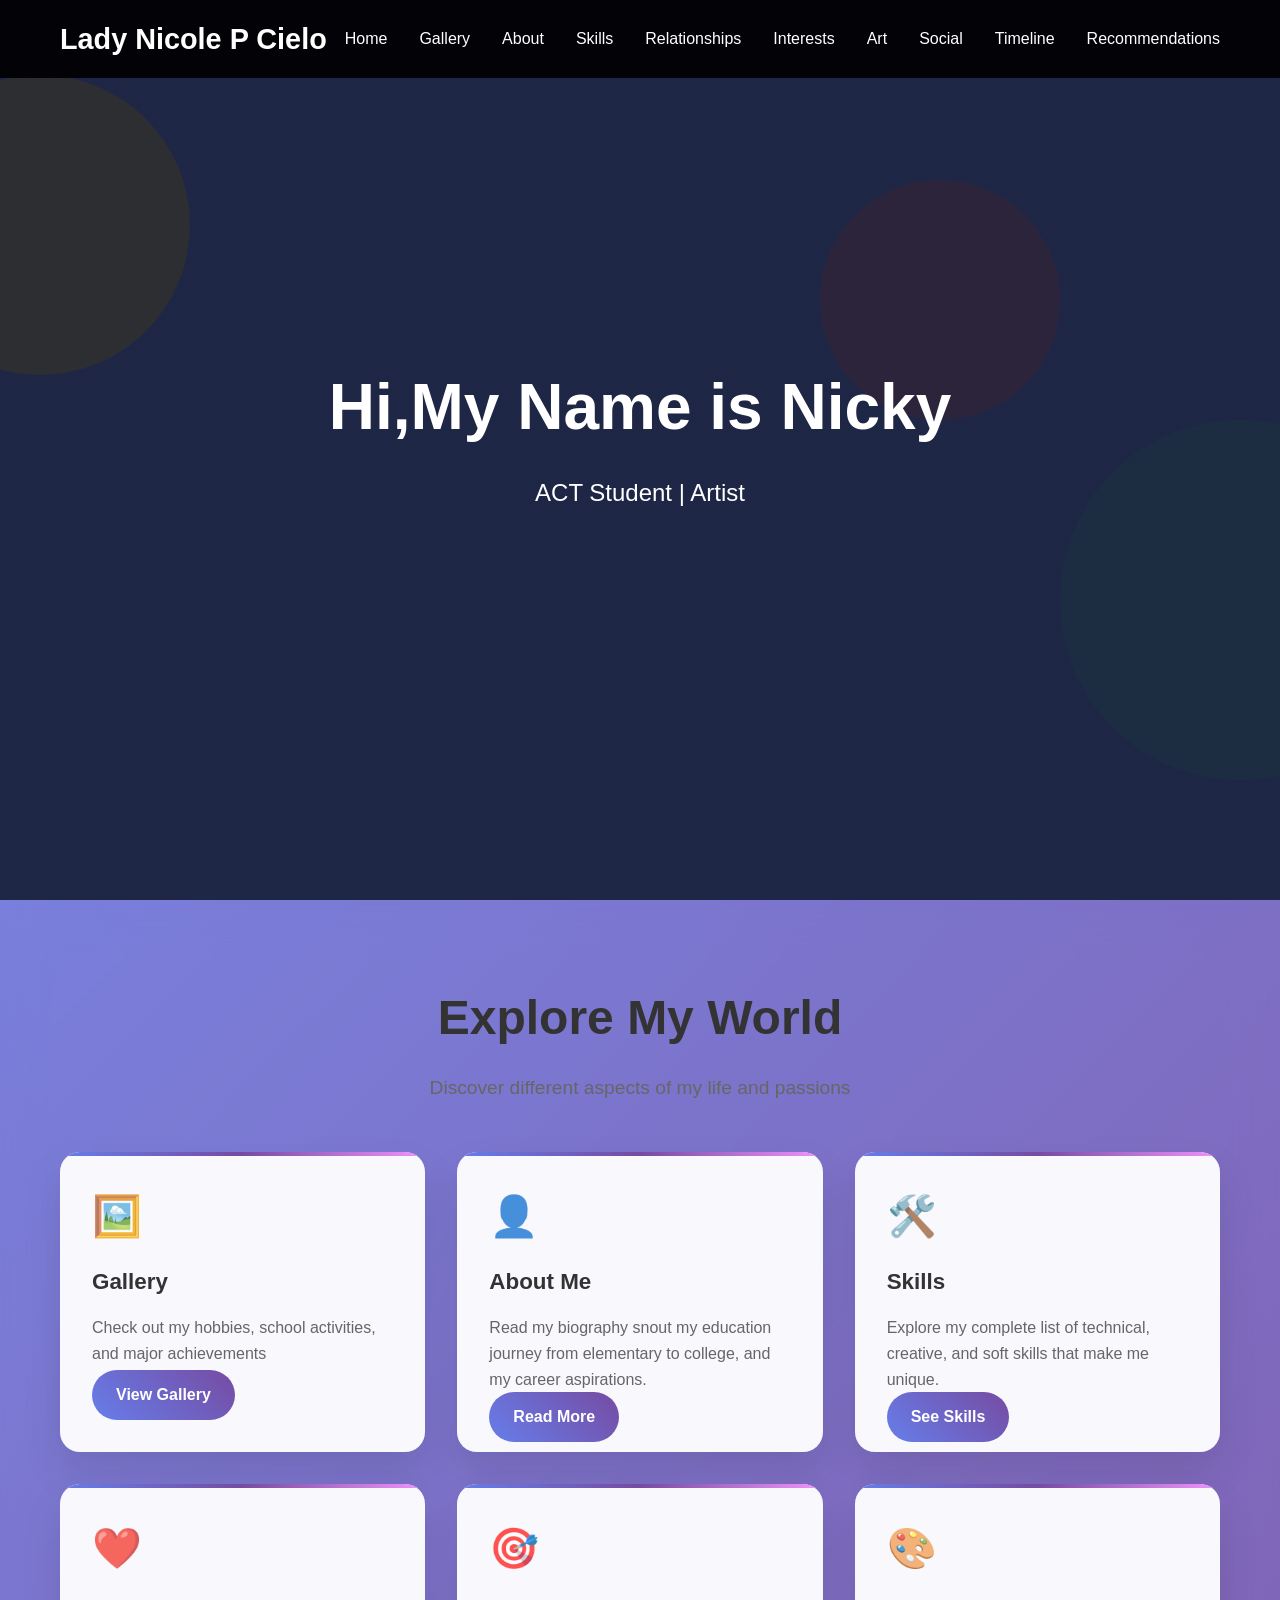
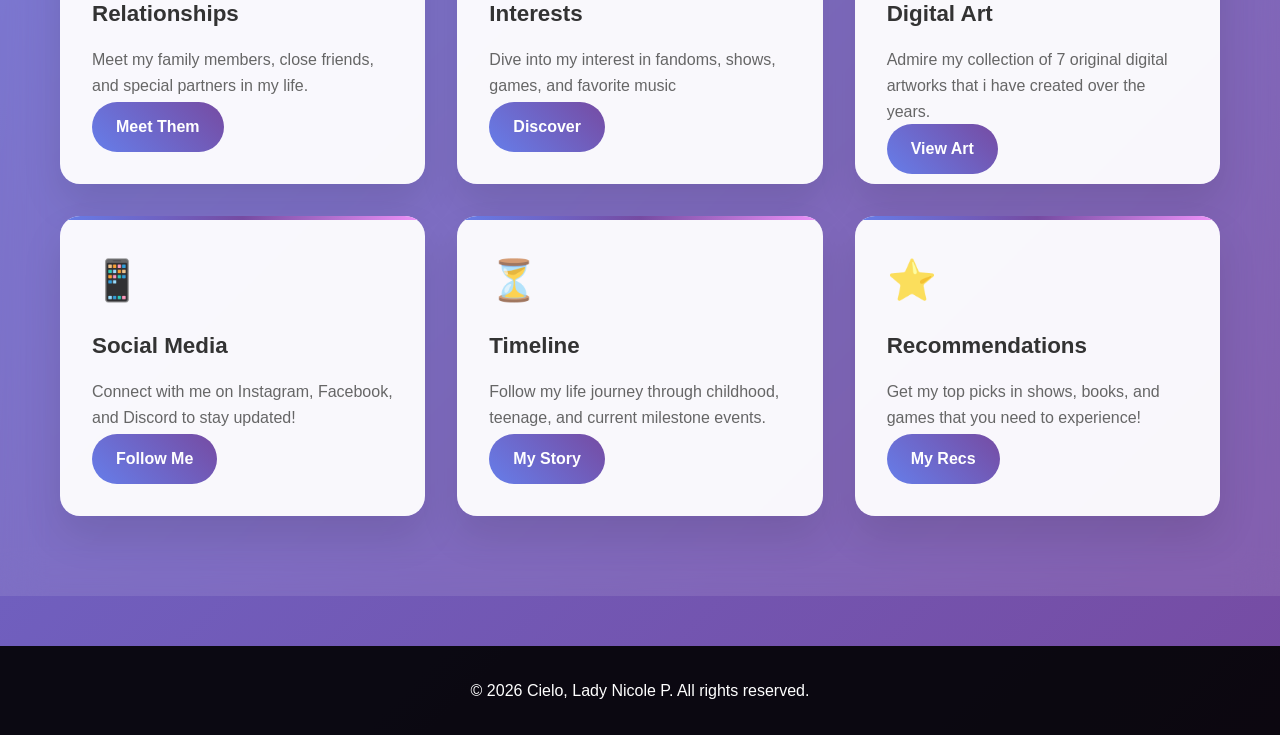
<file: index.html>
<!DOCTYPE html>
<html lang="en">
<head>
    <meta charset="UTF-8">
    <meta name="viewport" content="width=device-width, initial-scale=1.0">
    <title>Homepage </title>
    <link rel="stylesheet" href="styles.css">
    <style>
        .previews-section {
            padding: 80px 0;
            background: rgba(255,255,255,0.1);
            backdrop-filter: blur(20px);
        }
        .preview-grid {
            display: grid;
            grid-template-columns: repeat(auto-fit, minmax(350px, 1fr));
            gap: 2rem;
            margin-top: 3rem;
        }
        .preview-card {
            background: rgba(255,255,255,0.95);
            padding: 2rem;
            border-radius: 20px;
            box-shadow: 0 20px 40px rgba(0,0,0,0.1);
            transition: all 0.3s;
            height: 300px;
            display: flex;
            flex-direction: column;
            justify-content: space-between;
            backdrop-filter: blur(10px);
            position: relative;
            overflow: hidden;
        }
        .preview-card::before {
            content: '';
            position: absolute;
            top: 0;
            left: 0;
            right: 0;
            height: 4px;
            background: linear-gradient(90deg, #667eea, #764ba2, #f093fb);
        }
        .preview-card:hover {
            transform: translateY(-15px) scale(1.02);
            box-shadow: 0 30px 60px rgba(0,0,0,0.2);
        }
        .preview-card h3 {
            color: #333;
            font-size: 1.4rem;
            margin-bottom: 1rem;
        }
        .preview-card p {
            color: #666;
            line-height: 1.6;
            flex-grow: 1;
        }
        .preview-btn {
            background: linear-gradient(45deg, #667eea, #764ba2);
            color: white;
            border: none;
            padding: 12px 24px;
            border-radius: 50px;
            font-weight: bold;
            cursor: pointer;
            transition: all 0.3s;
            align-self: flex-start;
            text-decoration: none;
            display: inline-block;
            margin-top: auto;
        }
        .preview-btn:hover {
            transform: scale(1.05);
            box-shadow: 0 10px 25px rgba(102, 126, 234, 0.4);
        }
        .preview-icon {
            font-size: 2.5rem;
            margin-bottom: 1rem;
            opacity: 0.8;
        }
    </style>
</head>
<body>
    <!-- Navigation -->
    <nav class="navbar">
        <div class="container nav-container">
            <a href="index.html" class="logo">Lady Nicole P Cielo</a>
            <ul class="nav-links">
                <li><a href="index.html">Home</a></li>
                <li><a href="gallery.html">Gallery</a></li>
                <li><a href="about.html">About</a></li>
                <li><a href="skills.html">Skills</a></li>
                <li><a href="real.html">Relationships</a></li>
                <li><a href="interest.html">Interests</a></li>
                <li><a href="art.html">Art</a></li>
                <li><a href="media.html">Social</a></li>
                <li><a href="time.html">Timeline</a></li>
                <li><a href="recommend.html">Recommendations</a></li>
            </ul>
        </div>
    </nav>

    <!-- Banner -->
    <section class="banner">
        <div class="banner-content container">
            <h1>Hi,My Name is Nicky</h1>
            <p>ACT Student | Artist</p>
        </div>
    </section>


    <section class="previews-section">
        <div class="container">
            <h2 style="text-align: center; color: #333; font-size: 3rem; margin-bottom: 1rem;">Explore My World</h2>
            <p style="text-align: center; color: #666; font-size: 1.2rem; margin-bottom: 3rem;">Discover different aspects of my life and passions</p>
            
            <div class="preview-grid">
                <!-- Gallery Preview -->
                <div class="preview-card">
                    <div class="preview-icon">🖼️</div>
                    <h3>Gallery</h3>
                    <p>Check out my  hobbies, school activities, and  major achievements</p>
                    <a href="gallery.html" class="preview-btn">View Gallery</a>
                </div>

                <!-- About Preview -->
                <div class="preview-card">
                    <div class="preview-icon">👤</div>
                    <h3>About Me</h3>
                    <p>Read my biography snout my education journey from elementary to college, and my career aspirations.</p>
                    <a href="about.html" class="preview-btn">Read More</a>
                </div>

                <!-- Skills Preview -->
                <div class="preview-card">
                    <div class="preview-icon">🛠️</div>
                    <h3>Skills</h3>
                    <p>Explore my complete list of technical, creative, and soft skills that make me unique.</p>
                    <a href="skills.html" class="preview-btn">See Skills</a>
                </div>

                <!-- Relationships Preview -->
                <div class="preview-card">
                    <div class="preview-icon">❤️</div>
                    <h3>Relationships</h3>
                    <p>Meet my  family members, close friends, and  special partners in my life.</p>
                    <a href="real.html" class="preview-btn">Meet Them</a>
                </div>

                <!-- Interests Preview -->
                <div class="preview-card">
                    <div class="preview-icon">🎯</div>
                    <h3>Interests</h3>
                    <p>Dive into my interest in  fandoms, shows, games, and  favorite music</p>
                    <a href="interest.html" class="preview-btn">Discover</a>
                </div>

                <!-- Art Preview -->
                <div class="preview-card">
                    <div class="preview-icon">🎨</div>
                    <h3>Digital Art</h3>
                    <p>Admire my collection of 7 original digital artworks that i have created over the years.</p>
                    <a href="art.html" class="preview-btn">View Art</a>
                </div>

                <!-- Social Preview -->
                <div class="preview-card">
                    <div class="preview-icon">📱</div>
                    <h3>Social Media</h3>
                    <p>Connect with me on Instagram, Facebook, and Discord to stay updated!</p>
                    <a href="media.html" class="preview-btn">Follow Me</a>
                </div>

                <!-- Timeline Preview -->
                <div class="preview-card">
                    <div class="preview-icon">⏳</div>
                    <h3>Timeline</h3>
                    <p>Follow my life journey through  childhood,  teenage, and  current milestone events.</p>
                    <a href="time.html" class="preview-btn">My Story</a>
                </div>

                <!-- Recommendations Preview -->
                <div class="preview-card">
                    <div class="preview-icon">⭐</div>
                    <h3>Recommendations</h3>
                    <p>Get my top picks in shows,  books, and  games that you need to experience!</p>
                    <a href="recommend.html" class="preview-btn">My Recs</a>
                </div>
            </div>
        </div>
    </section>

    <footer>
        <p>&copy; 2026 Cielo, Lady Nicole P. All rights reserved.</p>
    </footer>
</body>
</html>
</file>
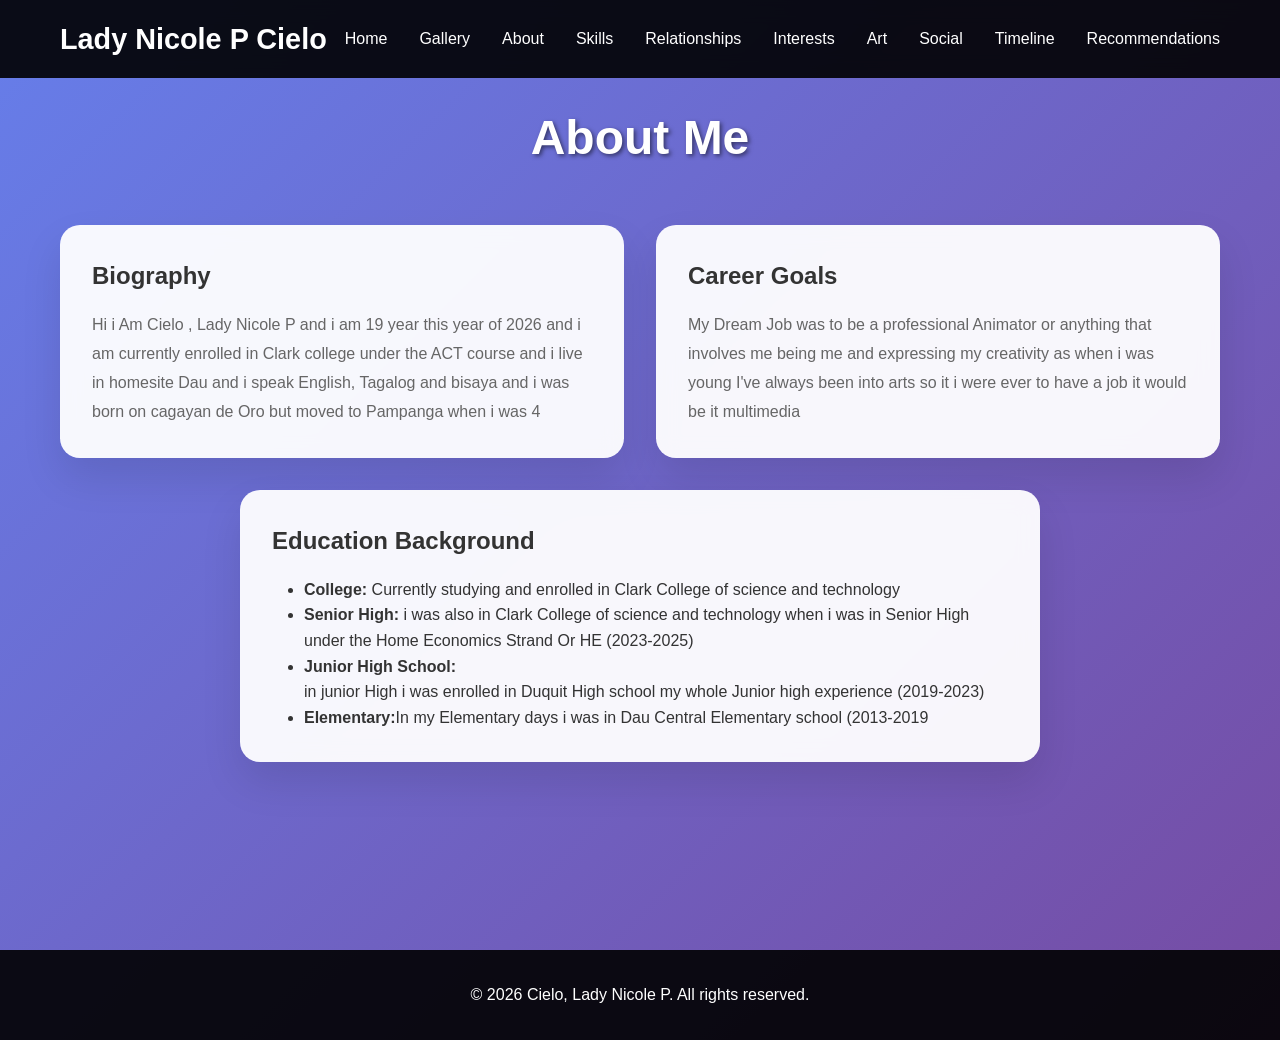
<file: about.html>
<!DOCTYPE html>
<html lang="en">
<head>
    <meta charset="UTF-8">
    <meta name="viewport" content="width=device-width, initial-scale=1.0">
    <title>About Me Page</title>
    <link rel="stylesheet" href="styles.css">
</head>
<body>
    
    <nav class="navbar">
        <div class="container nav-container">
            <a href="index.html" class="logo">Lady Nicole P Cielo</a>
            <ul class="nav-links">
                <li><a href="index.html">Home</a></li>
                <li><a href="gallery.html">Gallery</a></li>
                <li><a href="about.html">About</a></li>
                <li><a href="skills.html">Skills</a></li>
                <li><a href="real.html">Relationships</a></li>
                <li><a href="interest.html">Interests</a></li>
                <li><a href="art.html">Art</a></li>
                <li><a href="media.html">Social</a></li>
                <li><a href="time.html">Timeline</a></li>
                <li><a href="recommend.html">Recommendations</a></li>
            </ul>
        </div>
    </nav>

    <section class="section">
        <div class="container">
            <h2>About Me</h2>
            
            <div class="grid-2">
                <div class="card">
                    <h3>Biography</h3>
                    <p>Hi i Am Cielo , Lady Nicole P and i am 19 year this year of 2026 and i am currently enrolled in Clark college under the ACT course  and i live in homesite Dau and i speak English, Tagalog and bisaya and i was born on cagayan de Oro but moved to Pampanga when i was 4</p>
                </div>
                
                <div class="card">
                    <h3>Career Goals</h3>
                    <p>My Dream Job was to be a professional Animator or anything that involves me being me and expressing my creativity as when i was young I've always been into arts so it i were ever to have a job it would be it multimedia</p>
                </div>
            </div>

            <div class="card" style="max-width: 800px; margin: 2rem auto;">
                <h3>Education Background</h3>
                <ul style="list-style: disc; padding-left: 2rem;">
                    <li><strong>College:</strong> Currently studying and enrolled in Clark College of science and technology</li>
                    <li><strong>Senior High:</strong> i was also in Clark College of science and technology when i was in Senior High under the Home Economics Strand Or HE (2023-2025)</li>
                    <li><strong> Junior High School:</strong> </li>in junior High i was enrolled in Duquit High school my whole Junior high experience (2019-2023)
                    <li><strong>Elementary:</strong>In my Elementary days i was in Dau Central Elementary school (2013-2019</li>
                </ul>
            </div>
        </div>
    </section>

    <footer>
        <p>&copy; 2026 Cielo, Lady Nicole P. All rights reserved.</p>
    </footer>
</body>
</html>
</file>
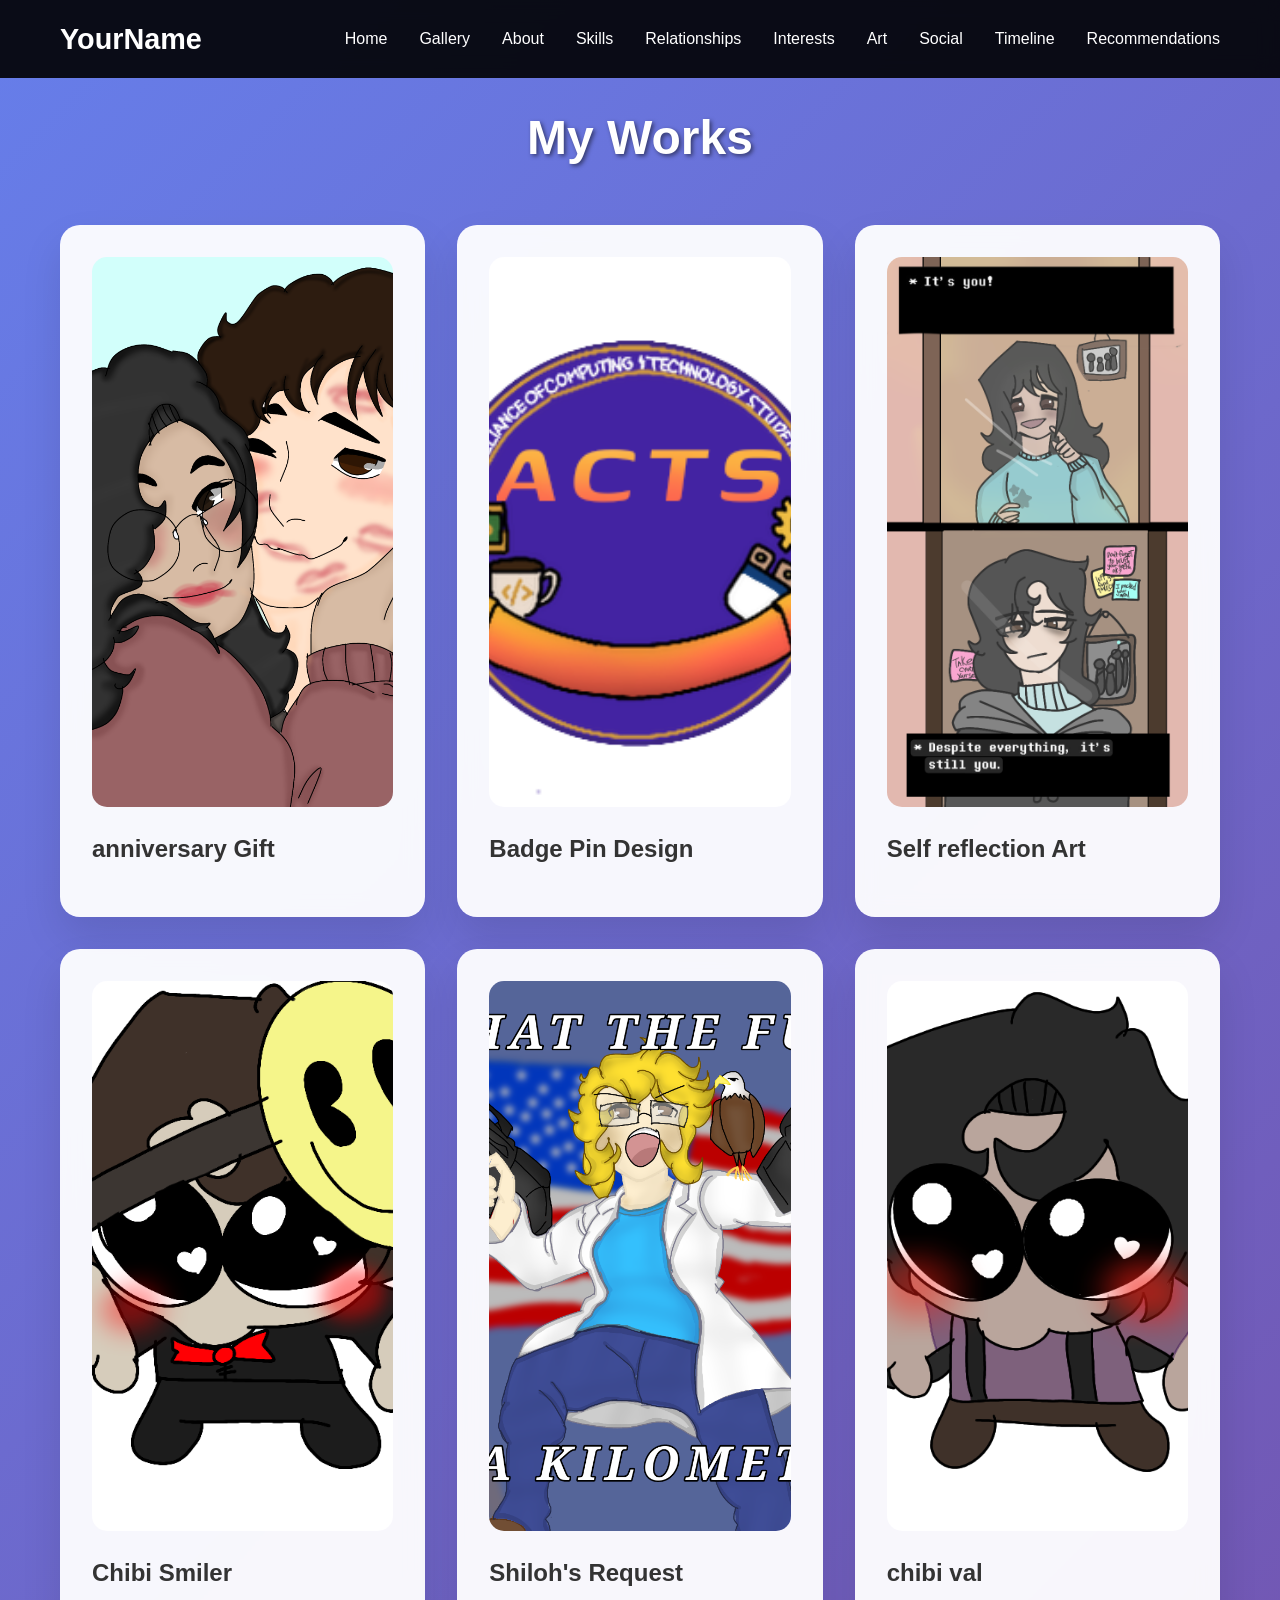
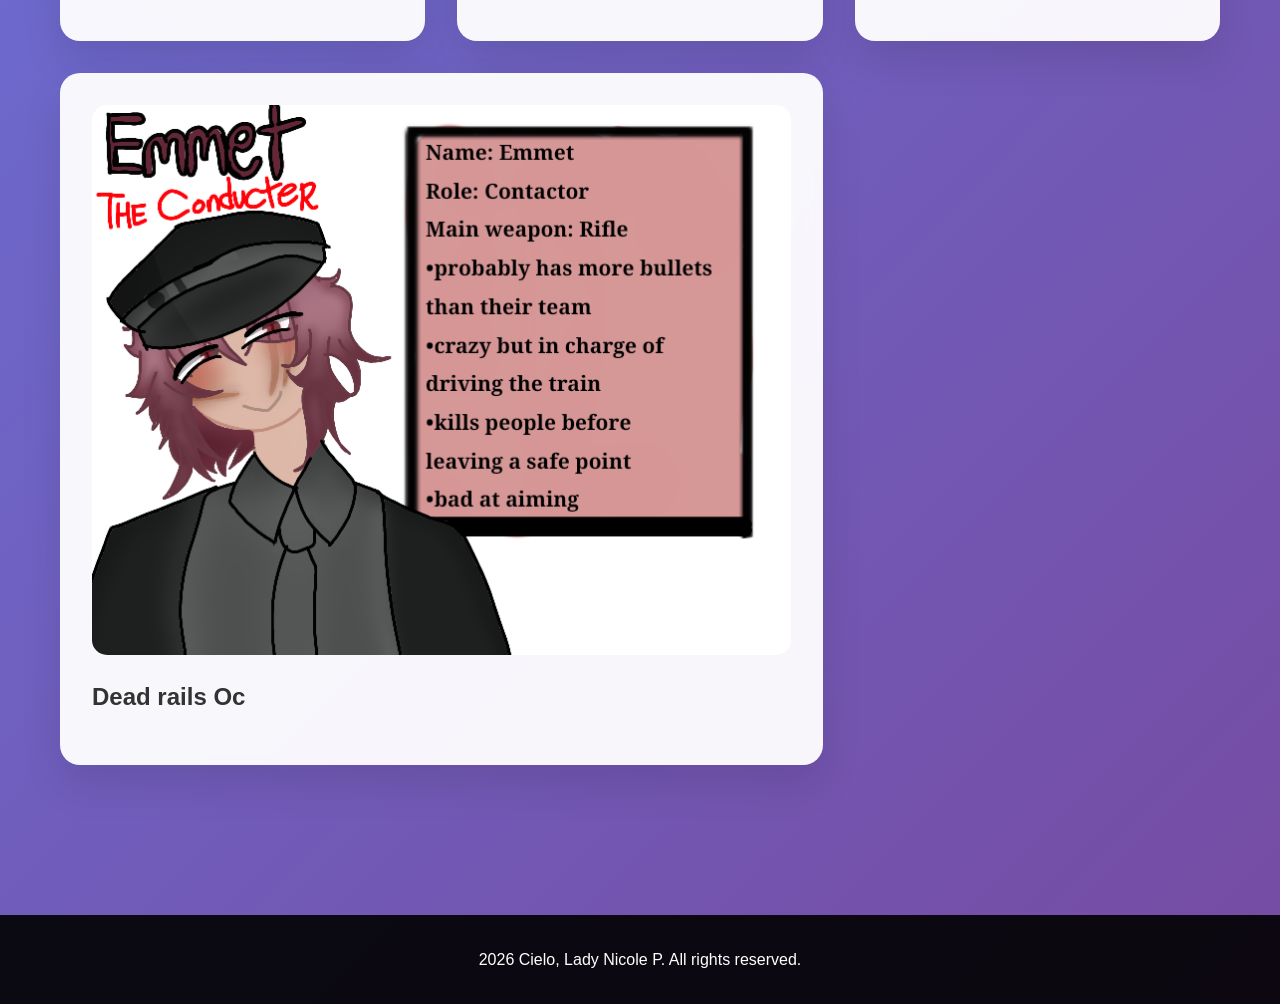
<file: art.html>
<!DOCTYPE html>
<html lang="en">
<head>
    <meta charset="UTF-8">
    <meta name="viewport" content="width=device-width, initial-scale=1.0">
    <title>Digital Art Page</title>
    <link rel="stylesheet" href="styles.css">
</head>
<body>
    <nav class="navbar">
        <div class="container nav-container">
            <a href="index.html" class="logo">YourName</a>
            <ul class="nav-links">
                <li><a href="index.html">Home</a></li>
                <li><a href="gallery.html">Gallery</a></li>
                <li><a href="about.html">About</a></li>
                <li><a href="skills.html">Skills</a></li>
                <li><a href="real.html">Relationships</a></li>
                <li><a href="interest.html">Interests</a></li>
                <li><a href="art.html">Art</a></li>
                <li><a href="media.html">Social</a></li>
                <li><a href="time.html">Timeline</a></li>
                <li><a href="recommend.html">Recommendations</a></li>
            </ul>
        </div>
    </nav>

    <section class="section">
        <div class="container">
            <h2>My Works</h2>
            <div class="grid-3">
                <div class="card">
                    <img src="Works/love.png" alt="Art ">
                    <h3>anniversary Gift</h3>
                </div>
                <div class="card">
                    <img src="Works/BadgePin.png" alt="Art 2">
                    <h3>Badge Pin Design</h3>
                </div>
                <div class="card">
                    <img src="Works/Reflection.png" alt="Art 3">
                    <h3>Self reflection Art</h3>
                </div>
                <div class="card">
                    <img src="Works/Smiler.png" alt="Art 4">
                    <h3>Chibi Smiler</h3>
                </div>
                <div class="card">
                    <img src="Works/Shiloh.png" alt="Art 5">
                    <h3>Shiloh's Request</h3>
                </div>
                <div class="card">
                    <img src="Works/Valrie.png" alt="Art 6">
                    <h3>chibi val</h3>
                </div>
                <div class="card" style="grid-column: span 2;">
                    <img src="Works/Oc.png" alt="Art 7">
                    <h3>Dead rails Oc</h3>
                </div>
            </div>
        </div>
    </section>

    <footer>
        <p> 2026 Cielo, Lady Nicole P. All rights reserved.</p>
    </footer>
</body>
</html>
</file>
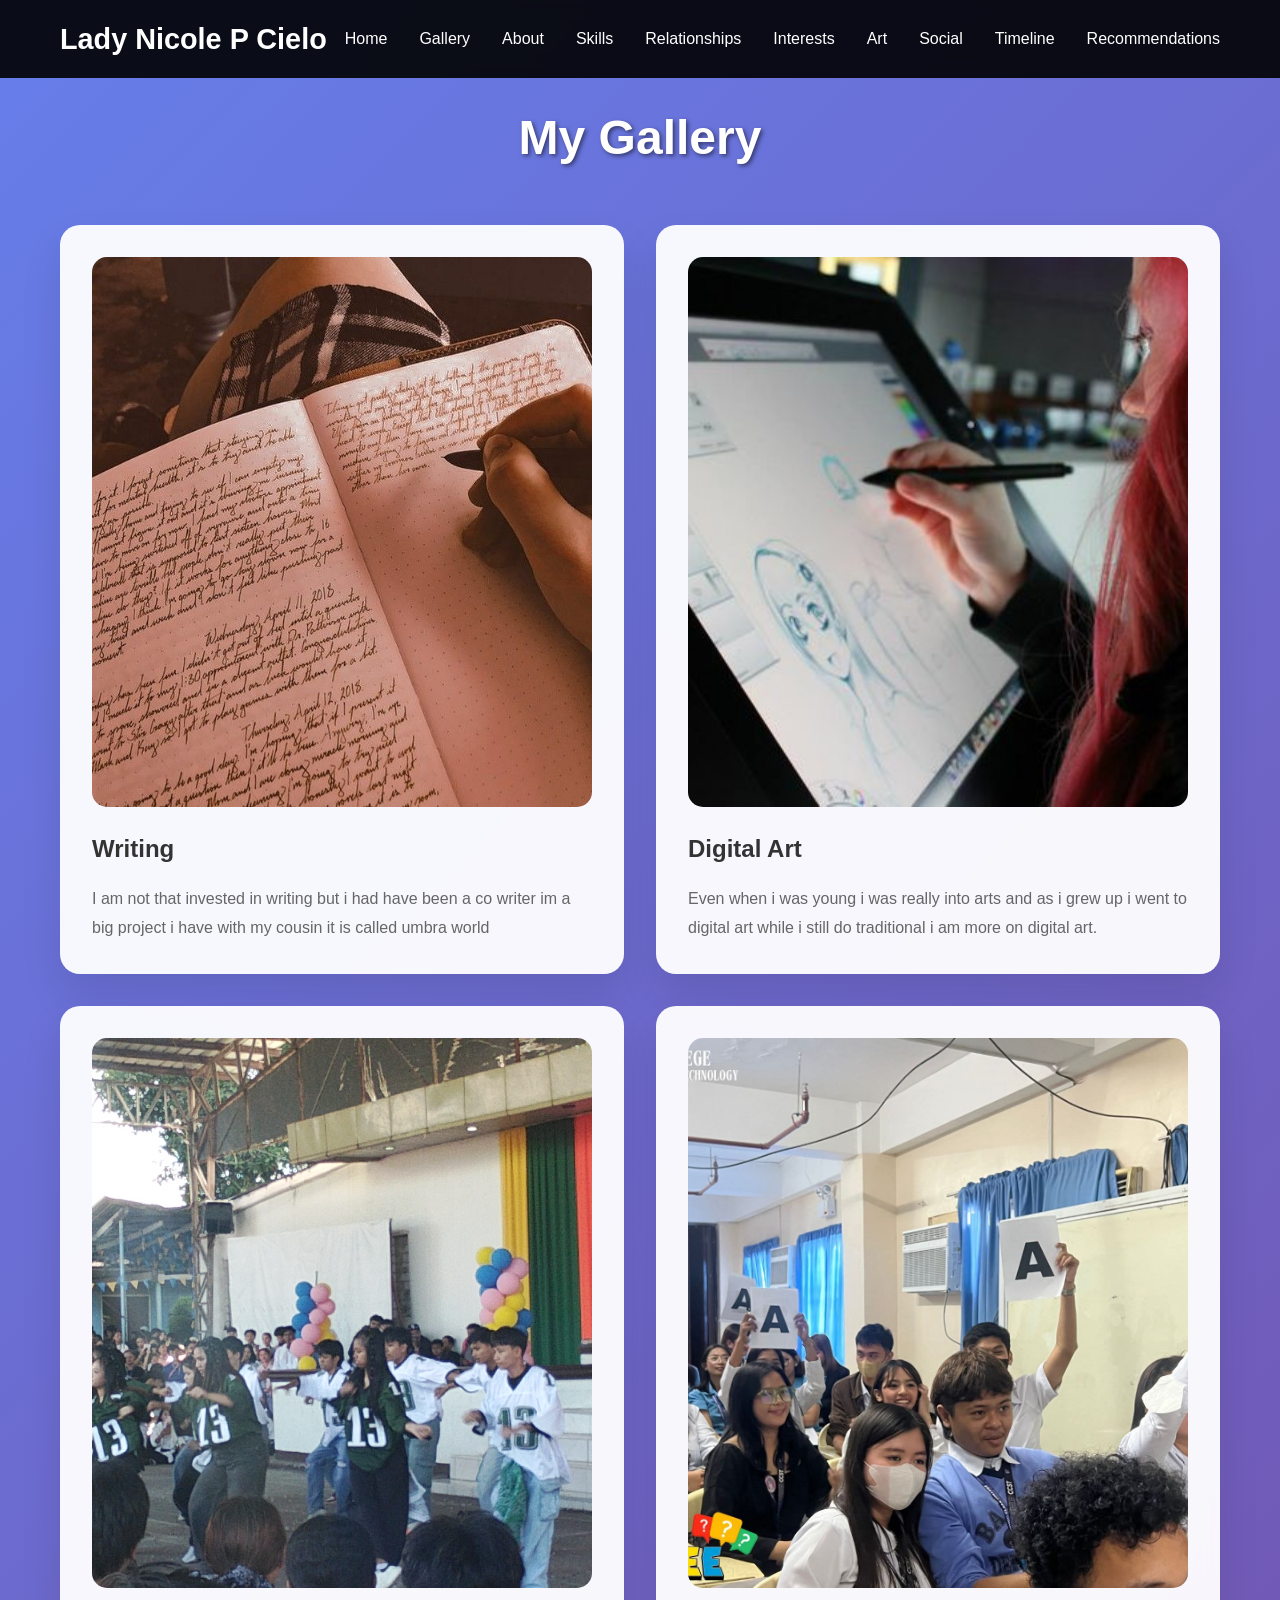
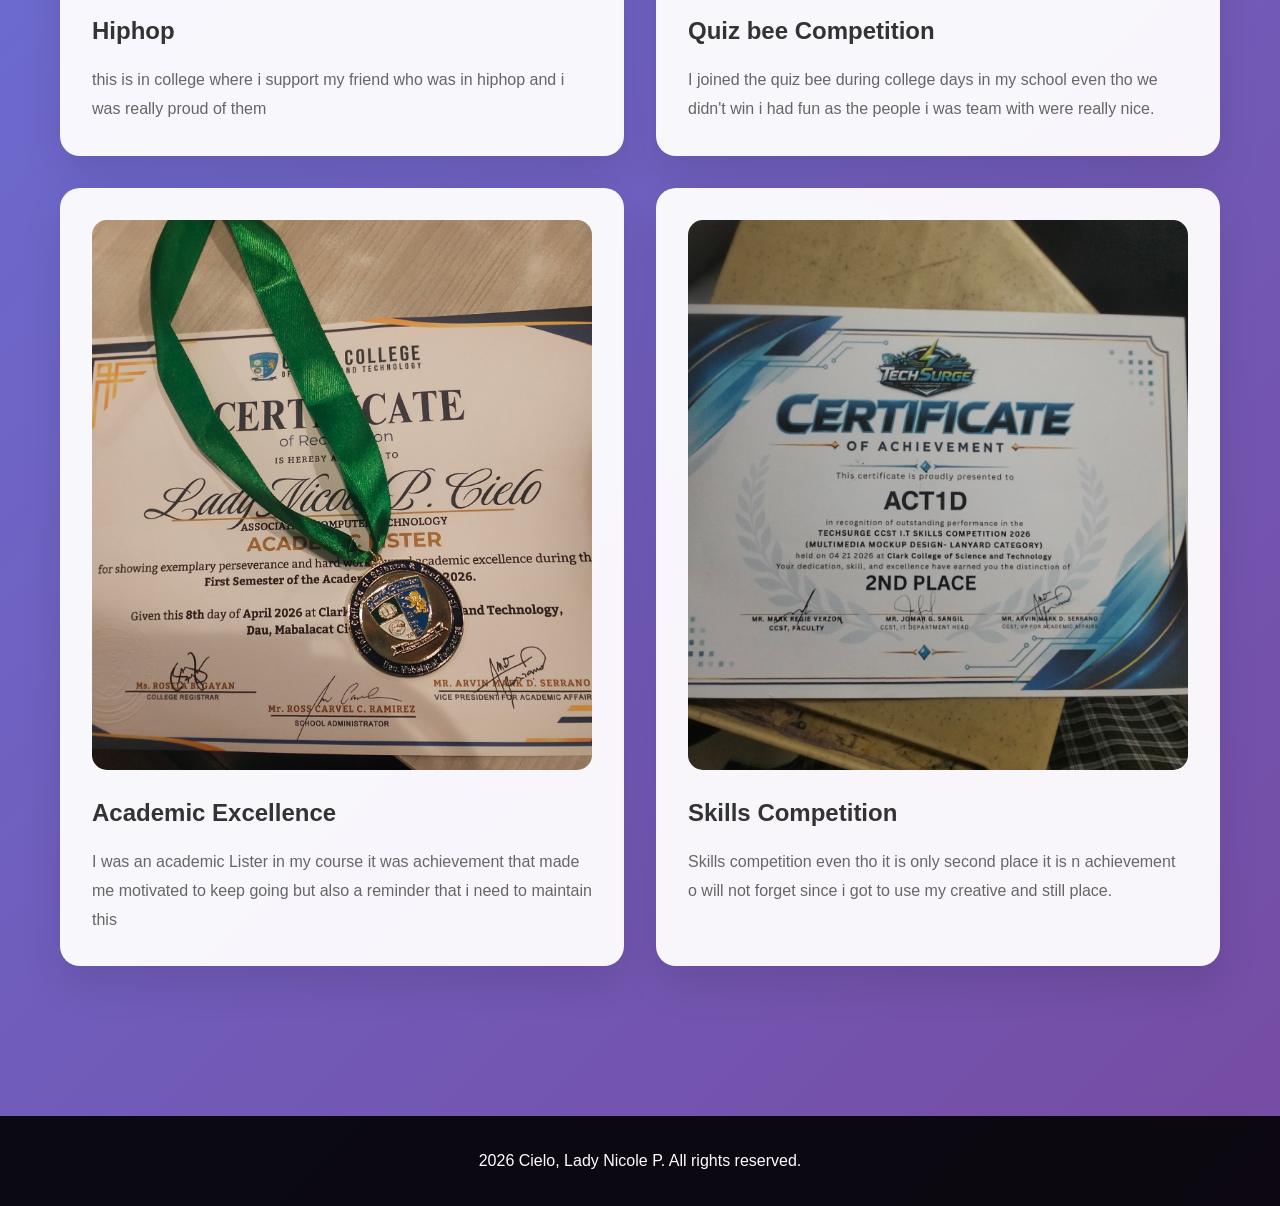
<file: gallery.html>
<!DOCTYPE html>
<html lang="en">
<head>
    <meta charset="UTF-8">
    <meta name="viewport" content="width=device-width, initial-scale=1.0">
    <title>Gallery Page</title>
    <link rel="stylesheet" href="styles.css">
</head>
<body>
    <nav class="navbar">
        <div class="container nav-container">
            <a href="index.html" class="logo">Lady Nicole P Cielo</a>
            <ul class="nav-links">
                <li><a href="index.html">Home</a></li>
                <li><a href="gallery.html">Gallery</a></li>
                <li><a href="about.html">About</a></li>
                <li><a href="skills.html">Skills</a></li>
                <li><a href="real.html">Relationships</a></li>
                <li><a href="interest.html">Interests</a></li>
                <li><a href="art.html">Art</a></li>
                <li><a href="media.html">Social</a></li>
                <li><a href="time.html">Timeline</a></li>
                <li><a href="recommend.html">Recommendations</a></li>
            </ul>
        </div>
    </nav>

    <section class="section">
        <div class="container">
            <h2>My Gallery</h2>
            
            <div class="grid-2">
                <div class="card">
                    <img src="Gallery/writing.jpeg" alt="Hobby">
                    <h3>Writing</h3>
                    <p>I am not that invested in writing but i had have been a co writer im a big project i have with my cousin it is called umbra world</p>
                </div>
                <div class="card">
                    <img src="Gallery/Digital Art.jpeg" alt="Hobby">
                    <h3>Digital Art</h3>
                    <p>Even when i was young i was really into arts and as i grew up i went to digital art while i still do traditional i am more on digital art.</p>
                </div>
            </div>

            <div class="grid-2">
                <div class="card">
                    <img src="Gallery/College.jpg" alt="Hiphop">
                    <h3>Hiphop</h3>
                    <p>this is in college where i support my friend who was in hiphop and i was really proud of them </p>
                </div>
                <div class="card">
                    <img src="Gallery/quiz bee.jpg" alt="Quizbee">
                    <h3>Quiz bee Competition</h3>
                    <p>I joined the quiz bee during college days in my school even tho we didn't win i had fun as the people i was team with were really nice.</p>
                </div>
            </div>

            <div class="grid-2">
                <div class="card">
                    <img src="Gallery/AcademicLister.jpg" alt=" Achievement ">
                    <h3>Academic Excellence</h3>
                    <p>I was an academic Lister in my course it was achievement that made me motivated to keep going but also a reminder that i need to maintain this</p>
                </div>
                <div class="card">
                    <img src="Gallery/Skills.jpg" alt="Achievement">
                    <h3>Skills Competition</h3>
                    <p>Skills competition even tho it is only second place it is n achievement o will not forget since i got to use my creative and still place.</p>
                </div>
            </div>
        </div>
    </section>

    <footer>
        <p> 2026 Cielo, Lady Nicole P. All rights reserved.</p>
    </footer>
</body>
</html>
</file>
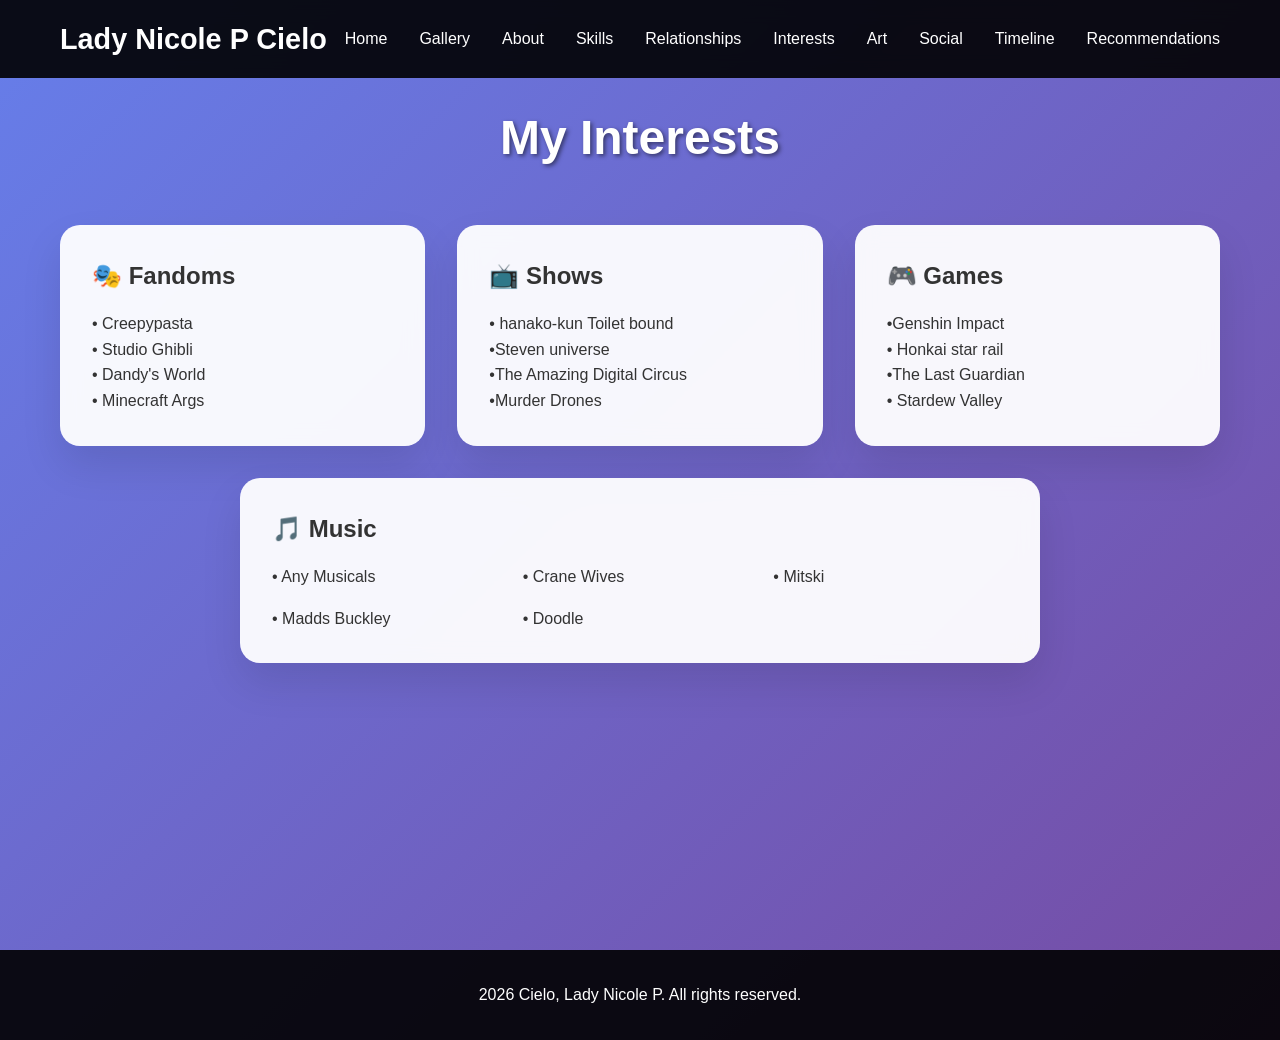
<file: interest.html>
<!DOCTYPE html>
<html lang="en">
<head>
    <meta charset="UTF-8">
    <meta name="viewport" content="width=device-width, initial-scale=1.0">
    <title>Interests Page</title>
    <link rel="stylesheet" href="styles.css">
</head>
<body>
    <nav class="navbar">
        <div class="container nav-container">
            <a href="index.html" class="logo">Lady Nicole P Cielo</a>
            <ul class="nav-links">
                <li><a href="index.html">Home</a></li>
                <li><a href="gallery.html">Gallery</a></li>
                <li><a href="about.html">About</a></li>
                <li><a href="skills.html">Skills</a></li>
                <li><a href="real.html">Relationships</a></li>
                <li><a href="interest.html">Interests</a></li>
                <li><a href="art.html">Art</a></li>
                <li><a href="media.html">Social</a></li>
                <li><a href="time.html">Timeline</a></li>
                <li><a href="recommend.html">Recommendations</a></li>
            </ul>
        </div>
    </nav>

    <section class="section">
        <div class="container">
            <h2>My Interests</h2>
            
            <div class="grid-3">
                <div class="card">
                    <h3>🎭 Fandoms</h3>
                    <ul style="list-style: none; padding: 0;">
                        <li>• Creepypasta</li>
                        <li>• Studio Ghibli</li>
                        <li>• 
                        Dandy's World</li>
                        <li>• Minecraft Args</li>
                    </ul>
                </div>
                
                <div class="card">
                    <h3>📺 Shows</h3>
                    <ul style="list-style: none; padding: 0;">
                        <li>• hanako-kun Toilet bound</li>
                        <li>•Steven universe</li>
                        <li>•The Amazing Digital Circus</li>
                        <li>•Murder Drones</li>
                    </ul>
                </div>
                
                <div class="card">
                    <h3>🎮 Games</h3>
                    <ul style="list-style: none; padding: 0;">
                        <li>•Genshin Impact</li>
                        <li>• Honkai star rail</li>
                        <li>•The Last Guardian</li>
                        <li>• Stardew Valley</li>
                    </ul>
                </div>
            </div>

            <div class="card" style="max-width: 800px; margin: 2rem auto;">
                <h3>🎵 Music </h3>
                <ul style="list-style: none; padding: 0; display: grid; grid-template-columns: repeat(3, 1fr); gap: 1rem;">
                    <li>• Any Musicals </li>
                    <li>• Crane Wives</li>
                    <li>• Mitski    </li>
                    <li>• Madds Buckley</li>
                    <li>• Doodle    </li>
                </ul>
            </div>
        </div>
    </section>

    <footer>
        <p> 2026 Cielo, Lady Nicole P. All rights reserved.</p>
    </footer>
</body>
</html>
</file>
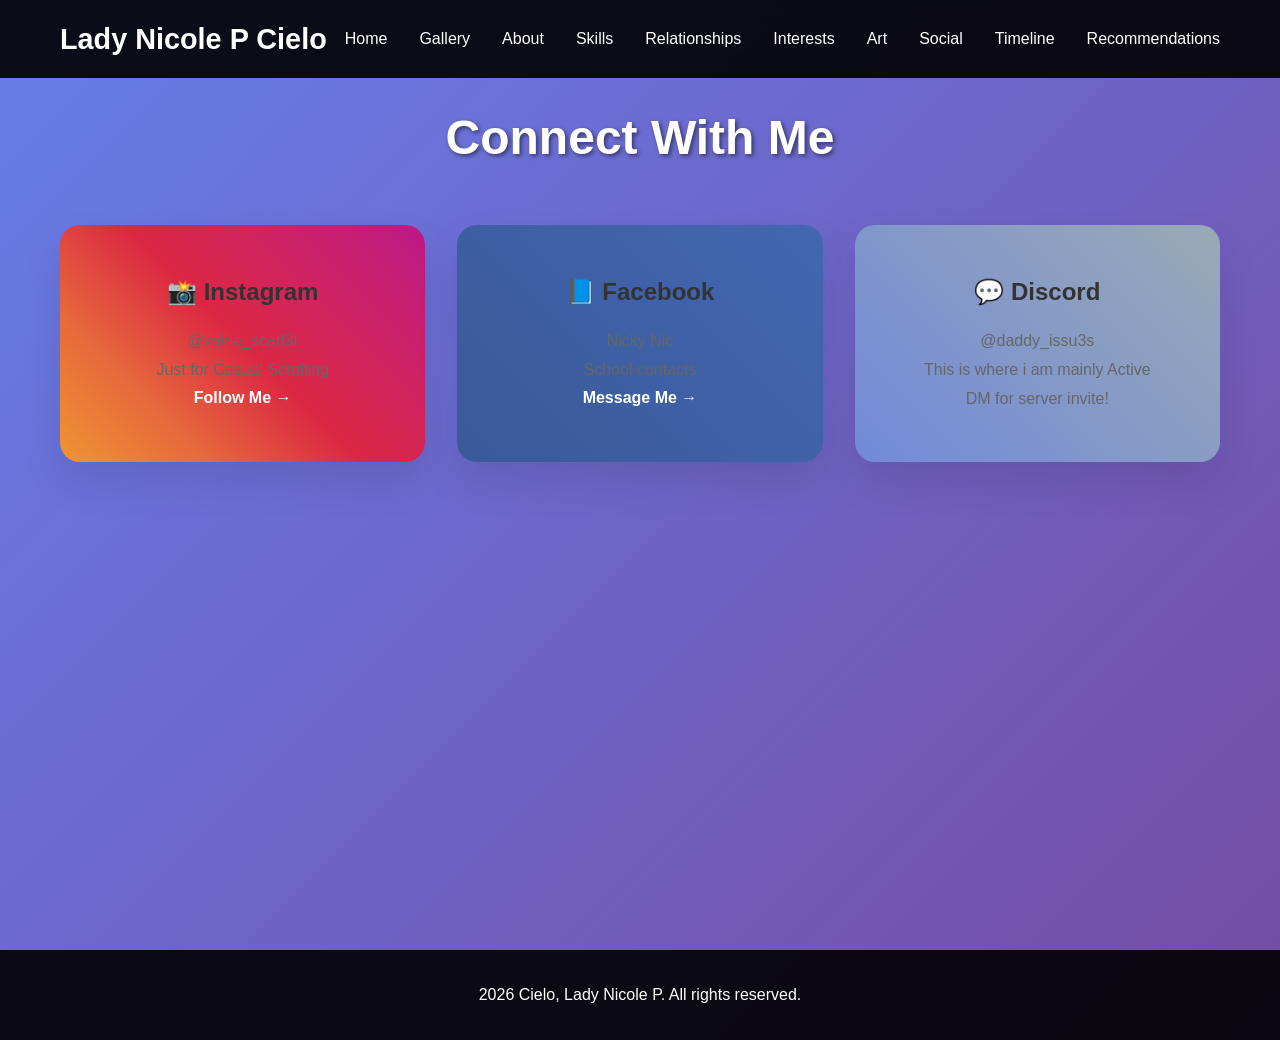
<file: media.html>
<!DOCTYPE html>
<html lang="en">
<head>
    <meta charset="UTF-8">
    <meta name="viewport" content="width=device-width, initial-scale=1.0">
    <title>Social Media Page</title>
    <link rel="stylesheet" href="styles.css">
</head>
<body>
    <nav class="navbar">
        <div class="container nav-container">
            <a href="index.html" class="logo">Lady Nicole P Cielo</a>
            <ul class="nav-links">
                <li><a href="index.html">Home</a></li>
                <li><a href="gallery.html">Gallery</a></li>
                <li><a href="about.html">About</a></li>
                <li><a href="skills.html">Skills</a></li>
                <li><a href="real.html">Relationships</a></li>
                <li><a href="interest.html">Interests</a></li>
                <li><a href="art.html">Art</a></li>
                <li><a href="media.html">Social</a></li>
                <li><a href="time.html">Timeline</a></li>
                <li><a href="recommend.html">Recommendations</a></li>
            </ul>
        </div>
    </nav>

    <section class="section">
        <div class="container">
            <h2>Connect With Me</h2>
            <div class="social-grid">
                <div class="card social-card instagram">
                    <h3>📸 Instagram</h3>
                    <p>@valrie_scarl3t</p>
                    <p>Just for Casual Scrolling</p>
                    <a href="https://www.instagram.com/valrie_scarl3t/" style="color: white; text-decoration: none; font-weight: bold;">Follow Me →</a>
                </div>
                
                <div class="card social-card facebook">
                    <h3>📘 Facebook</h3>
                    <p>Nicky Nic</p>
                    <p>School contacts</p>
                    <a href="https://www.facebook.com/Valrie.Scarlet/" style="color: white; text-decoration: none; font-weight: bold;">Message Me →</a>
                </div>
                
                <div class="card social-card discord">
                    <h3>💬 Discord</h3>
                    <p>@daddy_issu3s </p>
                    <p>This is where i am mainly Active</p>
                    <p>DM for server invite!</p>
                </div>
            </div>
        </div>
    </section>

    <footer>
        <p> 2026 Cielo, Lady Nicole P. All rights reserved.</p>
    </footer>
</body>
</html>
</file>
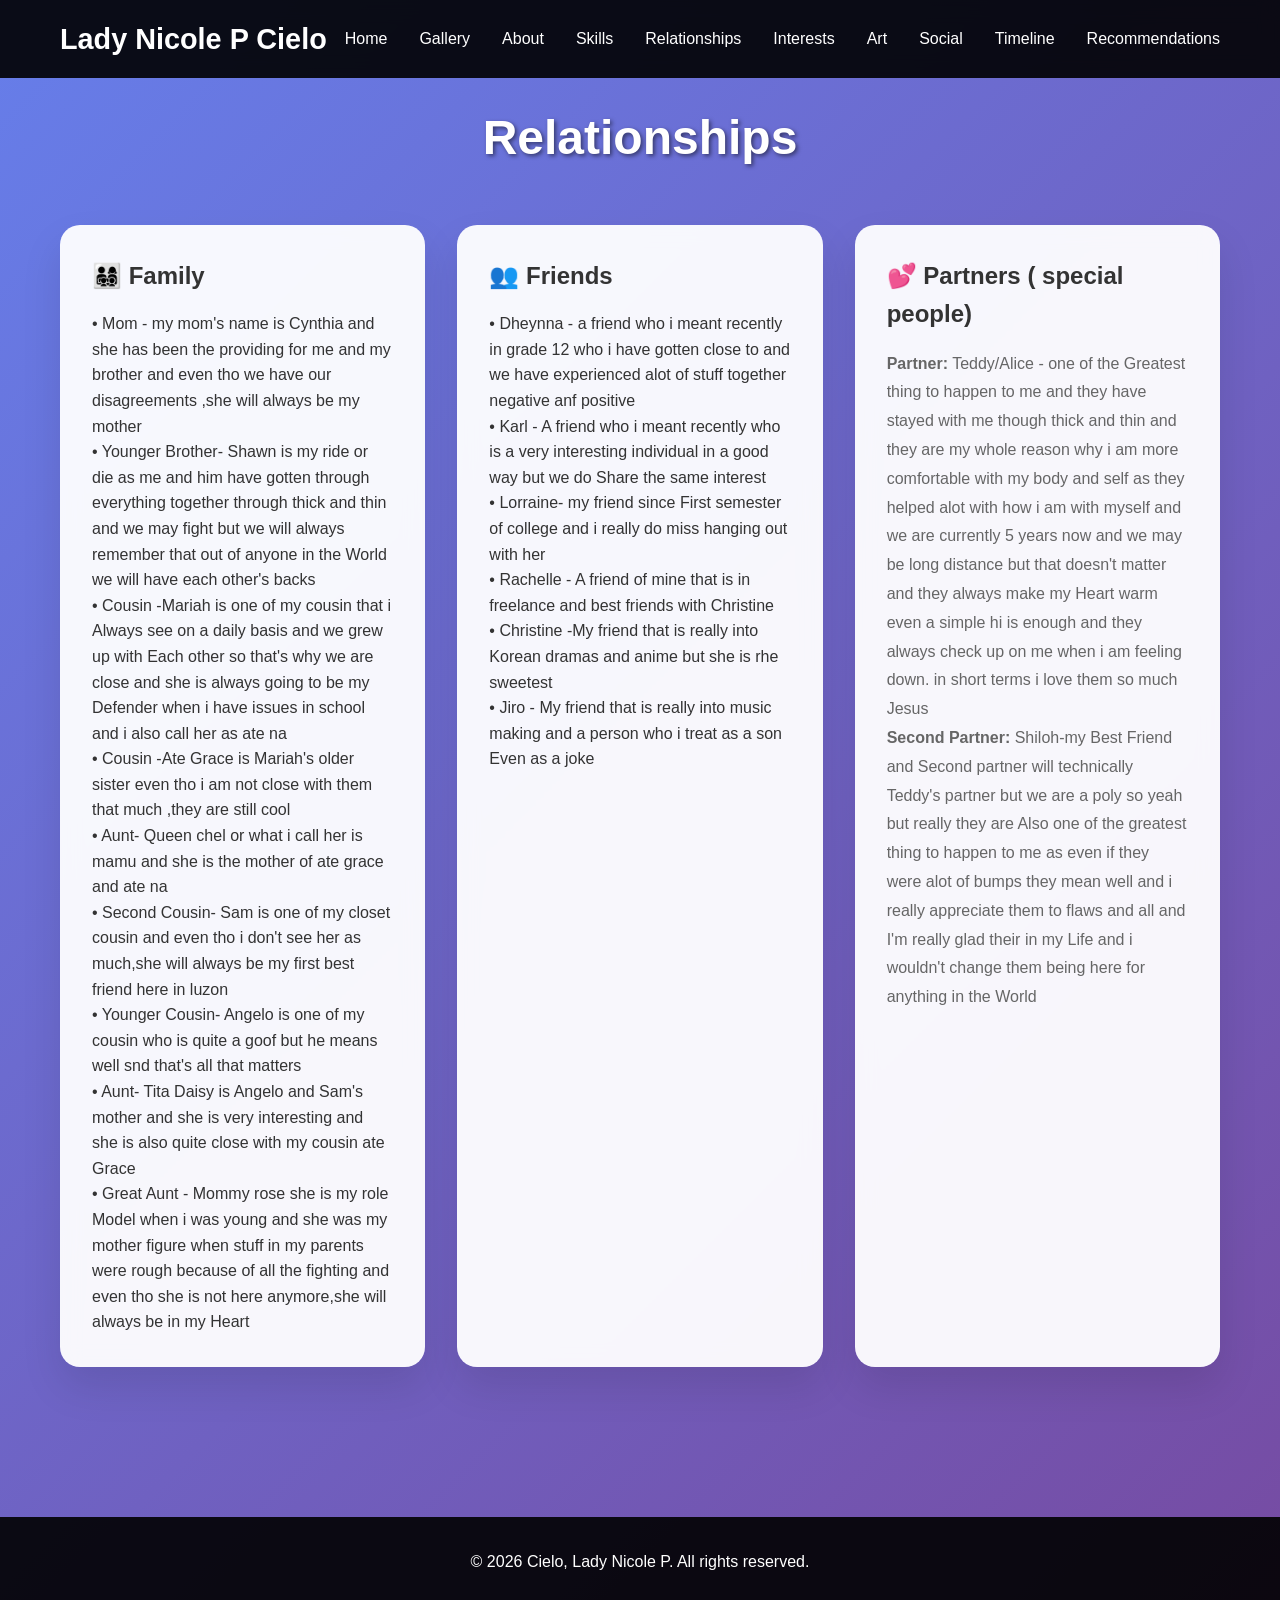
<file: real.html>
<!DOCTYPE html>
<html lang="en">
<head>
    <meta charset="UTF-8">
    <meta name="viewport" content="width=device-width, initial-scale=1.0">
    <title>Relationships Page</title>
    <link rel="stylesheet" href="styles.css">
</head>
<body>
    <nav class="navbar">
        <div class="container nav-container">
            <a href="index.html" class="logo">Lady Nicole P Cielo</a>
            <ul class="nav-links">
                <li><a href="index.html">Home</a></li>
                <li><a href="gallery.html">Gallery</a></li>
                <li><a href="about.html">About</a></li>
                <li><a href="skills.html">Skills</a></li>
                <li><a href="real.html">Relationships</a></li>
                <li><a href="interest.html">Interests</a></li>
                <li><a href="art.html">Art</a></li>
                <li><a href="media.html">Social</a></li>
                <li><a href="time.html">Timeline</a></li>
                <li><a href="recommend.html">Recommendations</a></li>
            </ul>
        </div>
    </nav>

    <section class="section">
        <div class="container">
            <h2>Relationships</h2>
            
            <div class="grid-3">
                <div class="card">
                    <h3>👨‍👩‍👧‍👦 Family</h3>
                    <ul style="list-style: none; padding: 0;">
                        <li>• Mom - my mom's name is Cynthia and she has been the providing for me and my brother and even tho we have our disagreements ,she will always be my mother</li>
                        
                        <li>• Younger Brother- Shawn is my ride or die as me and him have gotten through everything together through thick and thin and we may fight but we will always remember that out of anyone in the World we will have each other's backs</li>
                        <li>• Cousin -Mariah is one of my cousin that i Always see on a daily basis and we grew up with Each other so that's why we are close and she is always going to be my Defender when i have issues in school and i also call her as ate na </li>
                        <li>• Cousin -Ate Grace is Mariah's older sister even tho i am not close with them that much ,they are still cool</li>
                        <li>• Aunt- Queen chel or what i call her is mamu and she is the mother of ate grace and ate na</li>
                        <li>• Second  Cousin- Sam is one of my closet cousin and even tho i don't see her as much,she will always be my first best friend here in luzon</li>
                        <li>• Younger Cousin- Angelo is one of my cousin who is quite a goof but he means well snd that's all that matters</li>
                        <li>• Aunt- Tita Daisy is Angelo and Sam's mother and she is very interesting and she is also quite close with my cousin ate Grace</li>
                        <li>• Great Aunt - Mommy rose she is my role Model when i was young and she was my mother figure when stuff in my parents were rough because of all the fighting and even tho she is not here anymore,she will always be in my Heart</li>
                    </ul>
                </div>
                
                <div class="card">
                    <h3>👥 Friends</h3>
                    <ul style="list-style: none; padding: 0;">
                        <li>• Dheynna - a friend who i meant recently in grade 12 who i have gotten close to and we have  experienced alot of stuff together negative anf positive</li>
                        <li>• Karl - A friend who i meant recently who is a very interesting individual in a good way but we do Share the same interest</li>
                        <li>• Lorraine- my friend since First semester of college and i really do miss hanging out with her </li>
                        <li>• Rachelle - A friend of mine that is in freelance and best friends with Christine</li>
                        <li>• Christine -My friend that is really into Korean dramas and anime but she is rhe sweetest</li>
                        <li>• Jiro - My friend that is really into music making and a person who i treat as a son Even as a joke </li>
                    </ul>
                </div>
                
                <div class="card">
                    <h3>💕 Partners ( special people)</h3>
                    <p><strong> Partner:</strong> Teddy/Alice - one of the 
                    Greatest thing to happen to me and they have stayed with me though thick and thin and they are my whole reason why i am more comfortable with my body and self as they helped alot with how i am with myself and we are currently 5 years now and we may be long distance but that doesn't matter and they always make my Heart warm even a simple hi is enough and they always check up on me when i am feeling down. in short terms i love them so much Jesus</p>
                    <p><strong>Second Partner:</strong> Shiloh-my Best Friend and Second partner will technically Teddy's partner but we are a poly so yeah but really they are Also one of the greatest thing to happen to me as even if they were alot of bumps they mean well and i really appreciate them to flaws and all  and I'm really glad their in my Life and i wouldn't change them being here for anything in the World</p>
                </div>
            </div>
        </div>
    </section>

    <footer>
        <p>&copy; 2026 Cielo, Lady Nicole P. All rights reserved.</p>
    </footer>
</body>
</html>
</file>
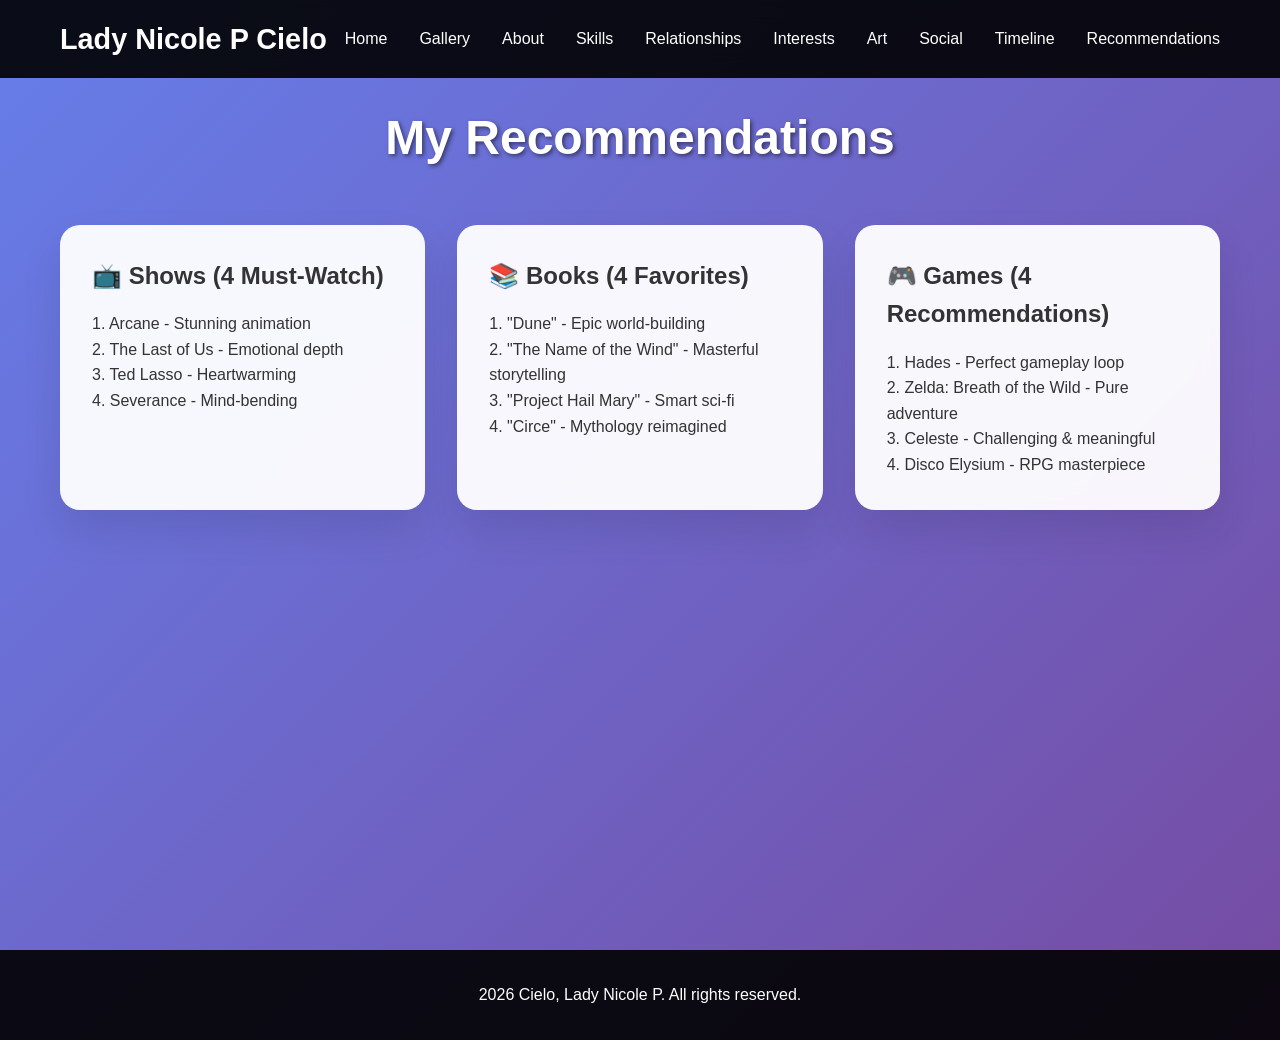
<file: recommend.html>
<!DOCTYPE html>
<html lang="en">
<head>
    <meta charset="UTF-8">
    <meta name="viewport" content="width=device-width, initial-scale=1.0">
    <title>Recommendations Page </title>
    <link rel="stylesheet" href="styles.css">
</head>
<body>
    <nav class="navbar">
        <div class="container nav-container">
            <a href="index.html" class="logo">Lady Nicole P Cielo</a>
            <ul class="nav-links">
                <li><a href="index.html">Home</a></li>
                <li><a href="gallery.html">Gallery</a></li>
                <li><a href="about.html">About</a></li>
                <li><a href="skills.html">Skills</a></li>
                <li><a href="real.html">Relationships</a></li>
                <li><a href="interest.html">Interests</a></li>
                <li><a href="art.html">Art</a></li>
                <li><a href="media.html">Social</a></li>
                <li><a href="time.html">Timeline</a></li>
                <li><a href="recommend.html">Recommendations</a></li>
            </ul>
        </div>
    </nav>

    <section class="section">
        <div class="container">
            <h2>My Recommendations</h2>
            
            <div class="grid-3">
                <div class="card">
                    <h3>📺 Shows (4 Must-Watch)</h3>
                    <ul style="list-style: none; padding: 0;">
                        <li>1. Arcane - Stunning animation</li>
                        <li>2. The Last of Us - Emotional depth</li>
                        <li>3. Ted Lasso - Heartwarming</li>
                        <li>4. Severance - Mind-bending</li>
                    </ul>
                </div>
                
                <div class="card">
                    <h3>📚 Books (4 Favorites)</h3>
                    <ul style="list-style: none; padding: 0;">
                        <li>1. "Dune" - Epic world-building</li>
                        <li>2. "The Name of the Wind" - Masterful storytelling</li>
                        <li>3. "Project Hail Mary" - Smart sci-fi</li>
                        <li>4. "Circe" - Mythology reimagined</li>
                    </ul>
                </div>
                
                <div class="card">
                    <h3>🎮 Games (4 Recommendations)</h3>
                    <ul style="list-style: none; padding: 0;">
                        <li>1. Hades - Perfect gameplay loop</li>
                        <li>2. Zelda: Breath of the Wild - Pure adventure</li>
                        <li>3. Celeste - Challenging & meaningful</li>
                        <li>4. Disco Elysium - RPG masterpiece</li>
                    </ul>
                </div>
            </div>
        </div>
    </section>

    <footer>
        <p> 2026 Cielo, Lady Nicole P. All rights reserved.</p>
    </footer>
</body>
</html>
</file>
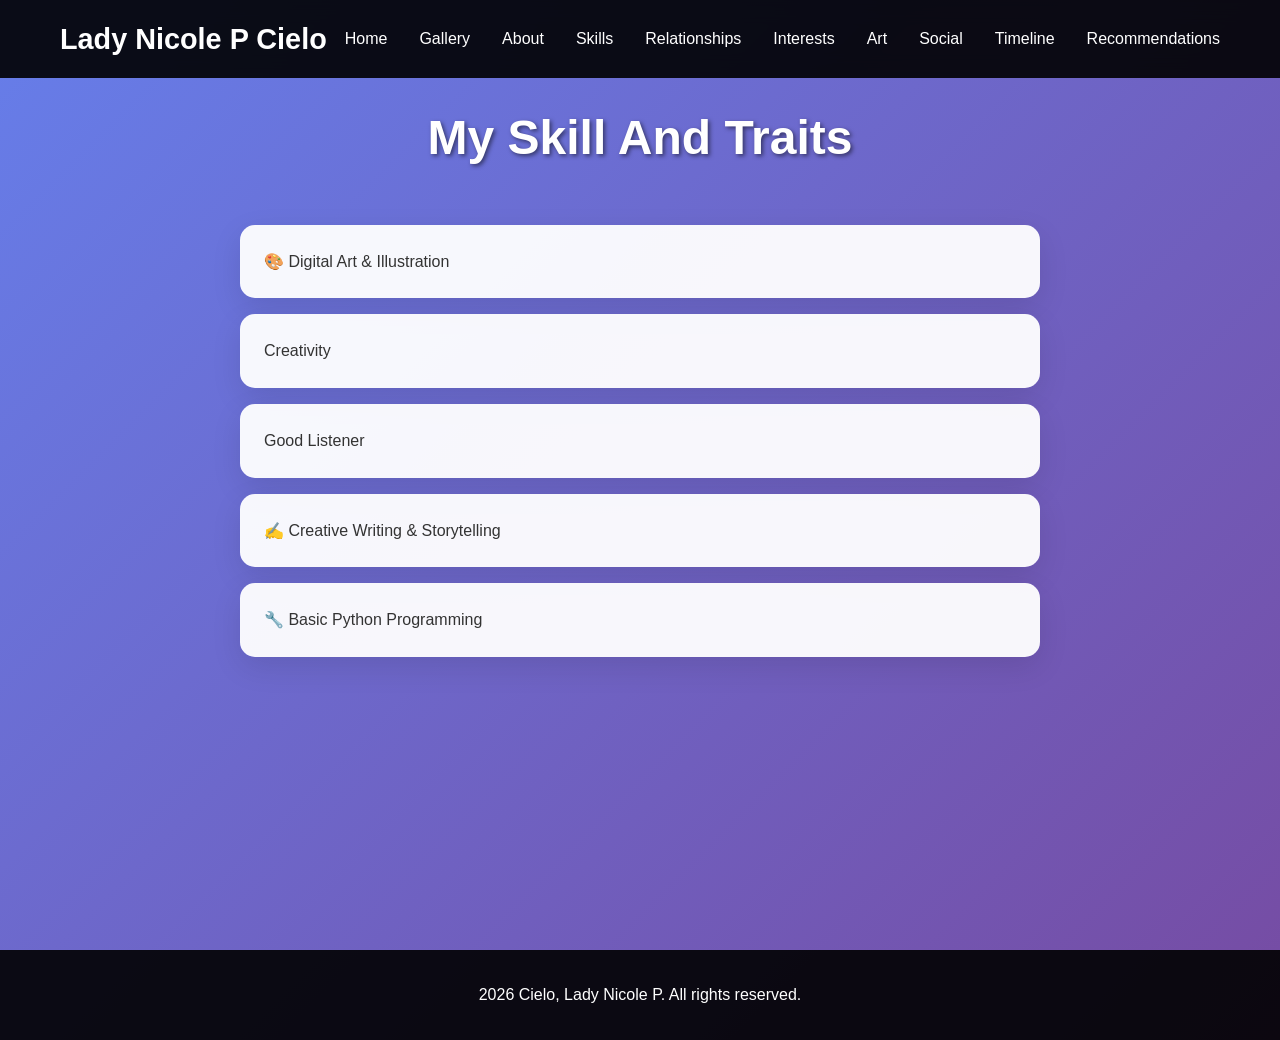
<file: skills.html>
<!DOCTYPE html>
<html lang="en">
<head>
    <meta charset="UTF-8">
    <meta name="viewport" content="width=device-width, initial-scale=1.0">
    <title>Skills Page</title>
    <link rel="stylesheet" href="styles.css">
</head>
<body>
    <nav class="navbar">
        <div class="container nav-container">
            <a href="index.html" class="logo">Lady Nicole P Cielo</a>
            <ul class="nav-links">
                <li><a href="index.html">Home</a></li>
                <li><a href="gallery.html">Gallery</a></li>
                <li><a href="about.html">About</a></li>
                <li><a href="skills.html">Skills</a></li>
                <li><a href="real.html">Relationships</a></li>
                <li><a href="interest.html">Interests</a></li>
                <li><a href="art.html">Art</a></li>
                <li><a href="media.html">Social</a></li>
                <li><a href="time.html">Timeline</a></li>
                <li><a href="recommend.html">Recommendations</a></li>
            </ul>
        </div>
    </nav>

    <section class="section">
        <div class="container">
            <h2>My Skill And Traits</h2>
            <ul class="skills-list">
                <li>🎨 Digital Art & Illustration</li>
                <li>Creativity</li>
                <li>Good Listener</li>
                <li>✍️ Creative Writing & Storytelling</li>
                <li>🔧 Basic Python Programming</li>

            </ul>
        </div>
    </section>

    <footer>
        <p> 2026 Cielo, Lady Nicole P. All rights reserved.</p>
    </footer>
</body>
</html>
</file>
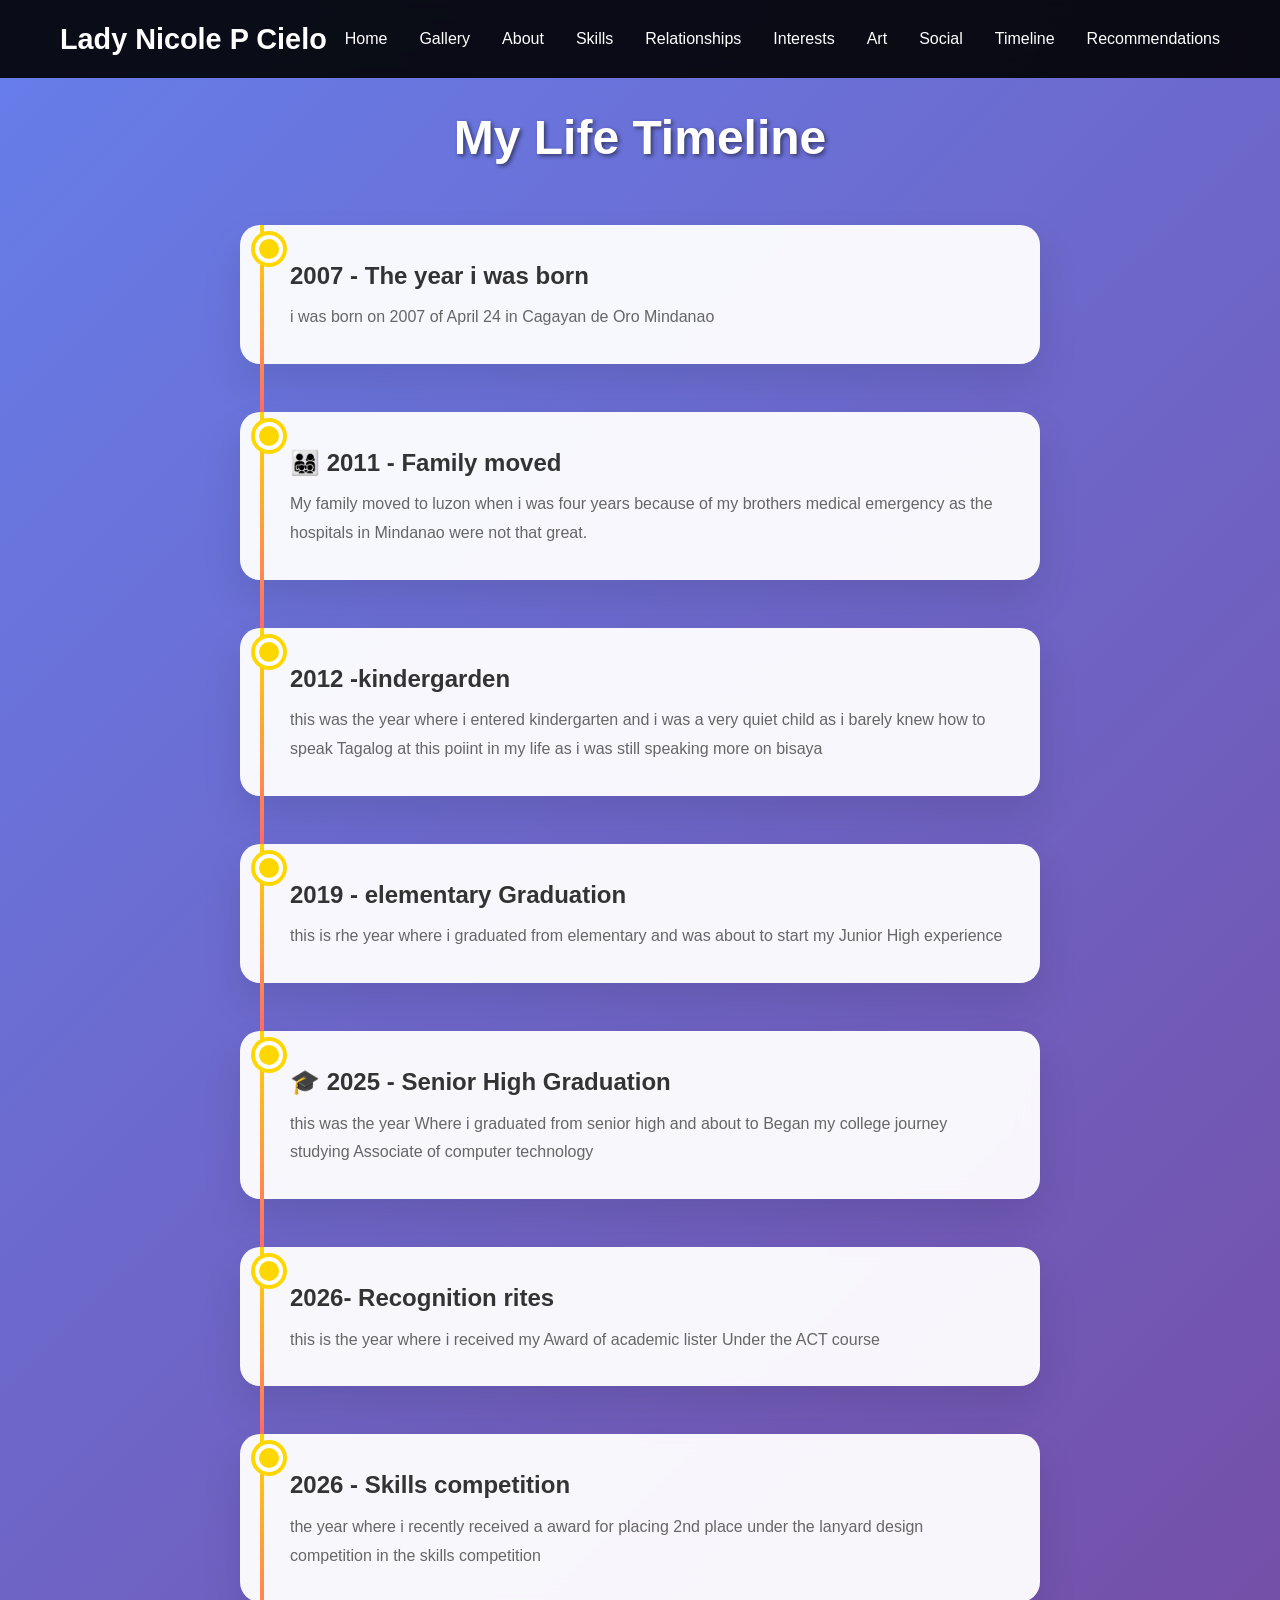
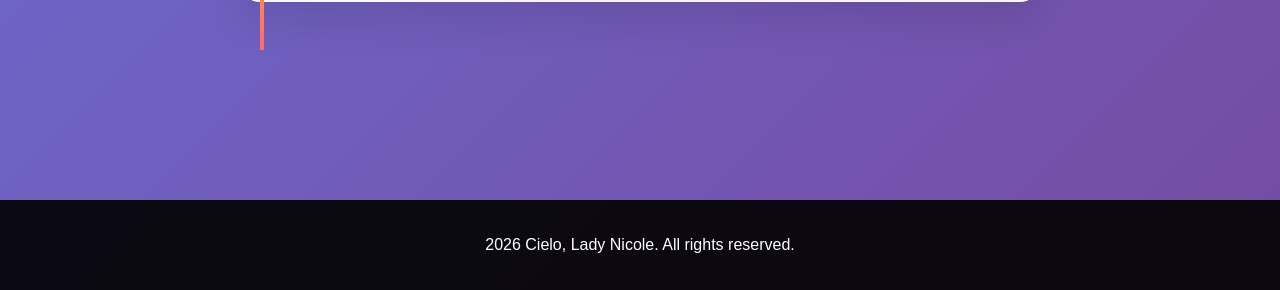
<file: time.html>
<!DOCTYPE html>
<html lang="en">
<head>
    <meta charset="UTF-8">
    <meta name="viewport" content="width=device-width, initial-scale=1.0">
    <title>Timeline Page</title>
    <link rel="stylesheet" href="styles.css">
    <style>
        .timeline-container {
            max-width: 800px;
            margin: 0 auto;
            position: relative;
        }
        .timeline-item {
            position: relative;
            padding-left: 50px;
            margin: 3rem 0;
        }
        .timeline-item::before {
            content: '';
            position: absolute;
            left: 20px;
            top: 0;
            bottom: -3rem;
            width: 4px;
            background: linear-gradient(to bottom, #ffd700, #ff6b6b);
        }
        .timeline-item::after {
            content: '';
            position: absolute;
            left: 15px;
            top: 10px;
            width: 20px;
            height: 20px;
            background: #ffd700;
            border-radius: 50%;
            border: 4px solid white;
            box-shadow: 0 0 0 4px #ffd700;
        }
    </style>
</head>
<body>
    <nav class="navbar">
        <div class="container nav-container">
            <a href="index.html" class="logo">Lady Nicole P Cielo</a>
            <ul class="nav-links">
                <li><a href="index.html">Home</a></li>
                <li><a href="gallery.html">Gallery</a></li>
                <li><a href="about.html">About</a></li>
                <li><a href="skills.html">Skills</a></li>
                <li><a href="real.html">Relationships</a></li>
                <li><a href="interest.html">Interests</a></li>
                <li><a href="art.html">Art</a></li>
                <li><a href="media.html">Social</a></li>
                <li><a href="time.html">Timeline</a></li>
                <li><a href="recommend.html">Recommendations</a></li>
            </ul>
        </div>
    </nav>

    <section class="section">
        <div class="container">
            <h2>My Life Timeline</h2>
            <div class="timeline-container">
                
                <!-- Childhood -->
                <div class="timeline-item card">
                    <h3>2007 - The year i was born</h3>
                    <p>i was born on 2007 of April 24 in Cagayan de Oro Mindanao</p>
                </div>
                
                <div class="timeline-item card">
                    <h3>👨‍👩‍👧‍👦 2011 - Family moved</h3>
                    <p>My family moved to luzon when i was four years because of my brothers medical emergency as the hospitals in Mindanao were not that great.</p>
                </div>
                
                <!-- Teenage -->
                <div class="timeline-item card">
                    <h3>2012 -kindergarden</h3>
                    <p>this was the year where i entered kindergarten and i was a very quiet child as i barely knew how to speak Tagalog at this poiint in my life as i was still speaking more on bisaya</p>
                </div>
                
                <div class="timeline-item card">
                    <h3>2019 - elementary Graduation</h3>
                    <p>this is rhe year where i graduated from elementary and was about to start my Junior High experience</p>
                </div>
                
                <!-- Now -->
                <div class="timeline-item card">
                    <h3>🎓 2025 - Senior High Graduation</h3>
                    <p> this was the year Where i graduated from senior high and about to Began my college journey studying Associate of computer technology</p>
                </div>
                
                <div class="timeline-item card">
                    <h3>2026- Recognition rites</h3>
                    <p>this is the year where i received my Award of academic lister Under the ACT course</p>
                </div>
                
                <div class="timeline-item card">
                    <h3>2026 - Skills competition</h3>
                    <p>the year where i recently received a award for placing 2nd place under the lanyard design competition in the skills competition</p>
                </div>
            </div>
        </div>
    </section>

    <footer>
        <p> 2026 Cielo, Lady Nicole. All rights reserved.</p>
    </footer>
</body>
</html>
</file>
<file: styles.css>
* {
    margin: 0;
    padding: 0;
    box-sizing: border-box;
}

body {
    font-family: 'Arial', sans-serif;
    line-height: 1.6;
    color: #333;
    background: linear-gradient(135deg, #667eea 0%, #764ba2 100%);
    min-height: 100vh;
}

.container {
    max-width: 1200px;
    margin: 0 auto;
    padding: 0 20px;
}

/* Navigation */
.navbar {
    background: rgba(0,0,0,0.9);
    padding: 1rem 0;
    position: fixed;
    width: 100%;
    top: 0;
    z-index: 1000;
    backdrop-filter: blur(10px);
}

.nav-container {
    display: flex;
    justify-content: space-between;
    align-items: center;
}

.logo {
    color: #fff;
    font-size: 1.8rem;
    font-weight: bold;
    text-decoration: none;
}

.nav-links {
    display: flex;
    list-style: none;
    gap: 2rem;
}

.nav-links a {
    color: #fff;
    text-decoration: none;
    font-weight: 500;
    transition: color 0.3s;
}

.nav-links a:hover {
    color: #ffd700;
}

/* Banner */
.banner {
    background: linear-gradient(rgba(0,0,0,0.7), rgba(0,0,0,0.7)), url('data:image/svg+xml,<svg xmlns="http://www.w3.org/2000/svg" viewBox="0 0 1200 600"><rect fill="%23667eea" width="1200" height="600"/><circle fill="%23ffd700" opacity="0.3" cx="200" cy="150" r="100"/><circle fill="%23ff6b6b" opacity="0.3" cx="800" cy="200" r="80"/><circle fill="%234ecdc4" opacity="0.3" cx="1000" cy="400" r="120"/></svg>');
    background-size: cover;
    background-position: center;
    height: 100vh;
    display: flex;
    align-items: center;
    justify-content: center;
    text-align: center;
    color: white;
}

.banner-content h1 {
    font-size: 4rem;
    margin-bottom: 1rem;
    animation: fadeInUp 1s ease;
}

.banner-content p {
    font-size: 1.5rem;
    margin-bottom: 2rem;
    animation: fadeInUp 1s ease 0.2s both;
}

/* Sections */
.section {
    padding: 100px 0;
    min-height: 100vh;
}

.section h2 {
    text-align: center;
    font-size: 3rem;
    margin-bottom: 3rem;
    color: #fff;
    text-shadow: 2px 2px 4px rgba(0,0,0,0.5);
}

/* Grid Layouts */
.grid-2 {
    display: grid;
    grid-template-columns: repeat(auto-fit, minmax(500px, 1fr));
    gap: 2rem;
    margin-top: 2rem;
}

.grid-3 {
    display: grid;
    grid-template-columns: repeat(auto-fit, minmax(350px, 1fr));
    gap: 2rem;
    margin-top: 2rem;
}

.card {
    background: rgba(255,255,255,0.95);
    padding: 2rem;
    border-radius: 20px;
    box-shadow: 0 20px 40px rgba(0,0,0,0.1);
    transition: transform 0.3s, box-shadow 0.3s;
    backdrop-filter: blur(10px);
}

.card:hover {
    transform: translateY(-10px);
    box-shadow: 0 30px 60px rgba(0,0,0,0.2);
}

.card img {
    width: 100%;
    height: 550px;
    object-fit: cover;
    border-radius: 15px;
    margin-bottom: 1rem;
}

.card h3 {
    color: #333;
    margin-bottom: 1rem;
    font-size: 1.5rem;
}

.card p {
    color: #666;
    line-height: 1.8;
}

/* List Styles */
.skills-list, .timeline-list {
    list-style: none;
    max-width: 800px;
    margin: 0 auto;
}

.skills-list li, .timeline-list li {
    background: rgba(255,255,255,0.95);
    margin: 1rem 0;
    padding: 1.5rem;
    border-radius: 15px;
    box-shadow: 0 10px 30px rgba(0,0,0,0.1);
    transition: transform 0.3s;
}

.skills-list li:hover {
    transform: scale(1.02);
}

/* Timeline */
.timeline-item {
    position: relative;
    padding-left: 40px;
    margin: 2rem 0;
}

.timeline-item::before {
    content: '';
    position: absolute;
    left: 15px;
    top: 0;
    bottom: -2rem;
    width: 2px;
    background: #ffd700;
}

.timeline-item h3 {
    color: #333;
    margin-bottom: 0.5rem;
}

/* Social Media */
.social-grid {
    display: grid;
    grid-template-columns: repeat(auto-fit, minmax(300px, 1fr));
    gap: 2rem;
}

.social-card {
    text-align: center;
    padding: 3rem 2rem;
    border-radius: 20px;
    transition: transform 0.3s;
}

.social-card.instagram {
    background: linear-gradient(45deg, #f09433, #e6683c, #dc2743, #cc2366, #bc1888);
    color: white;
}

.social-card.facebook {
    background: linear-gradient(45deg, #3b5998, #4267b2);
    color: white;
}

.social-card.discord {
    background: linear-gradient(45deg, #7289da, #99aab5);
    color: white;
}

/* Animations */
@keyframes fadeInUp {
    from {
        opacity: 0;
        transform: translateY(50px);
    }
    to {
        opacity: 1;
        transform: translateY(0);
    }
}

.card, .social-card {
    animation: fadeInUp 0.8s ease forwards;
}

.card:nth-child(2) { animation-delay: 0.1s; }
.card:nth-child(3) { animation-delay: 0.2s; }
.card:nth-child(4) { animation-delay: 0.3s; }

/* Responsive */
@media (max-width: 768px) {
    .nav-links {
        flex-direction: column;
        gap: 1rem;
        position: absolute;
        top: 100%;
        left: 0;
        width: 100%;
        background: rgba(0,0,0,0.95);
        padding: 1rem;
        display: none;
    }
    
    .banner-content h1 {
        font-size: 2.5rem;
    }
    
    .grid-2, .grid-3 {
        grid-template-columns: 1fr;
    }
}

/* Footer */
footer {
    background: rgba(0,0,0,0.9);
    color: white;
    text-align: center;
    padding: 2rem;
    margin-top: 50px;
}
</file>
